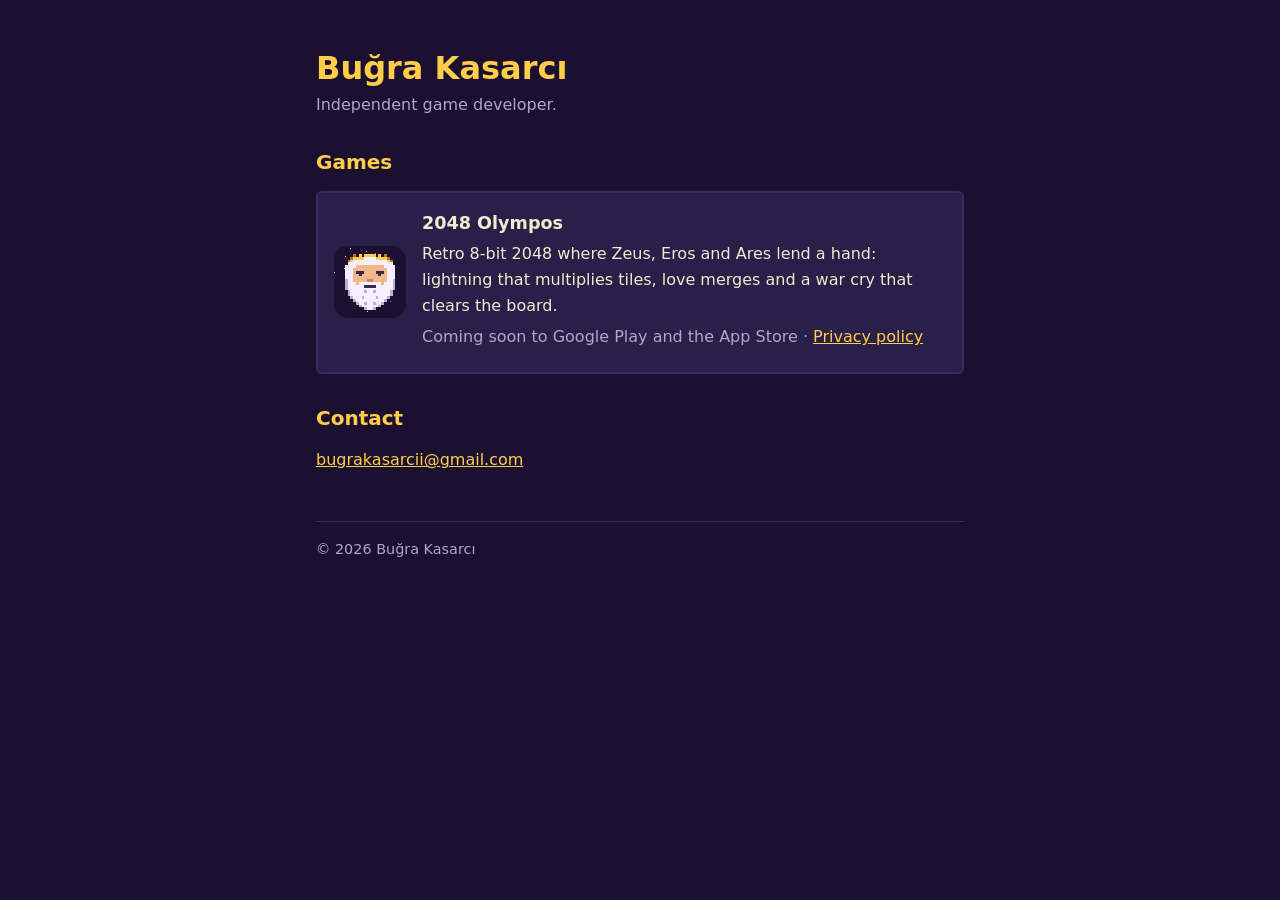
<file: index.html>
<!doctype html>
<html lang="en">
<head>
  <meta charset="utf-8">
  <meta name="viewport" content="width=device-width, initial-scale=1">
  <title>Buğra Kasarcı — Games</title>
  <meta name="description" content="Indie games by Buğra Kasarcı.">
  <link rel="icon" href="2048-olympos/icon.png">
  <link rel="stylesheet" href="style.css">
</head>
<body>
  <main>
    <h1>Buğra Kasarcı</h1>
    <p class="lead">Independent game developer.</p>

    <h2>Games</h2>
    <div class="card">
      <img src="2048-olympos/icon.png" alt="2048 Olympos icon">
      <div>
        <h3>2048 Olympos</h3>
        <p>Retro 8-bit 2048 where Zeus, Eros and Ares lend a hand: lightning that multiplies tiles, love merges and a war cry that clears the board.</p>
        <p class="muted">Coming soon to Google Play and the App Store · <a href="2048-olympos/privacy">Privacy policy</a></p>
      </div>
    </div>

    <h2>Contact</h2>
    <p><a href="mailto:bugrakasarcii@gmail.com">bugrakasarcii@gmail.com</a></p>

    <footer>© 2026 Buğra Kasarcı</footer>
  </main>
</body>
</html>
</file>
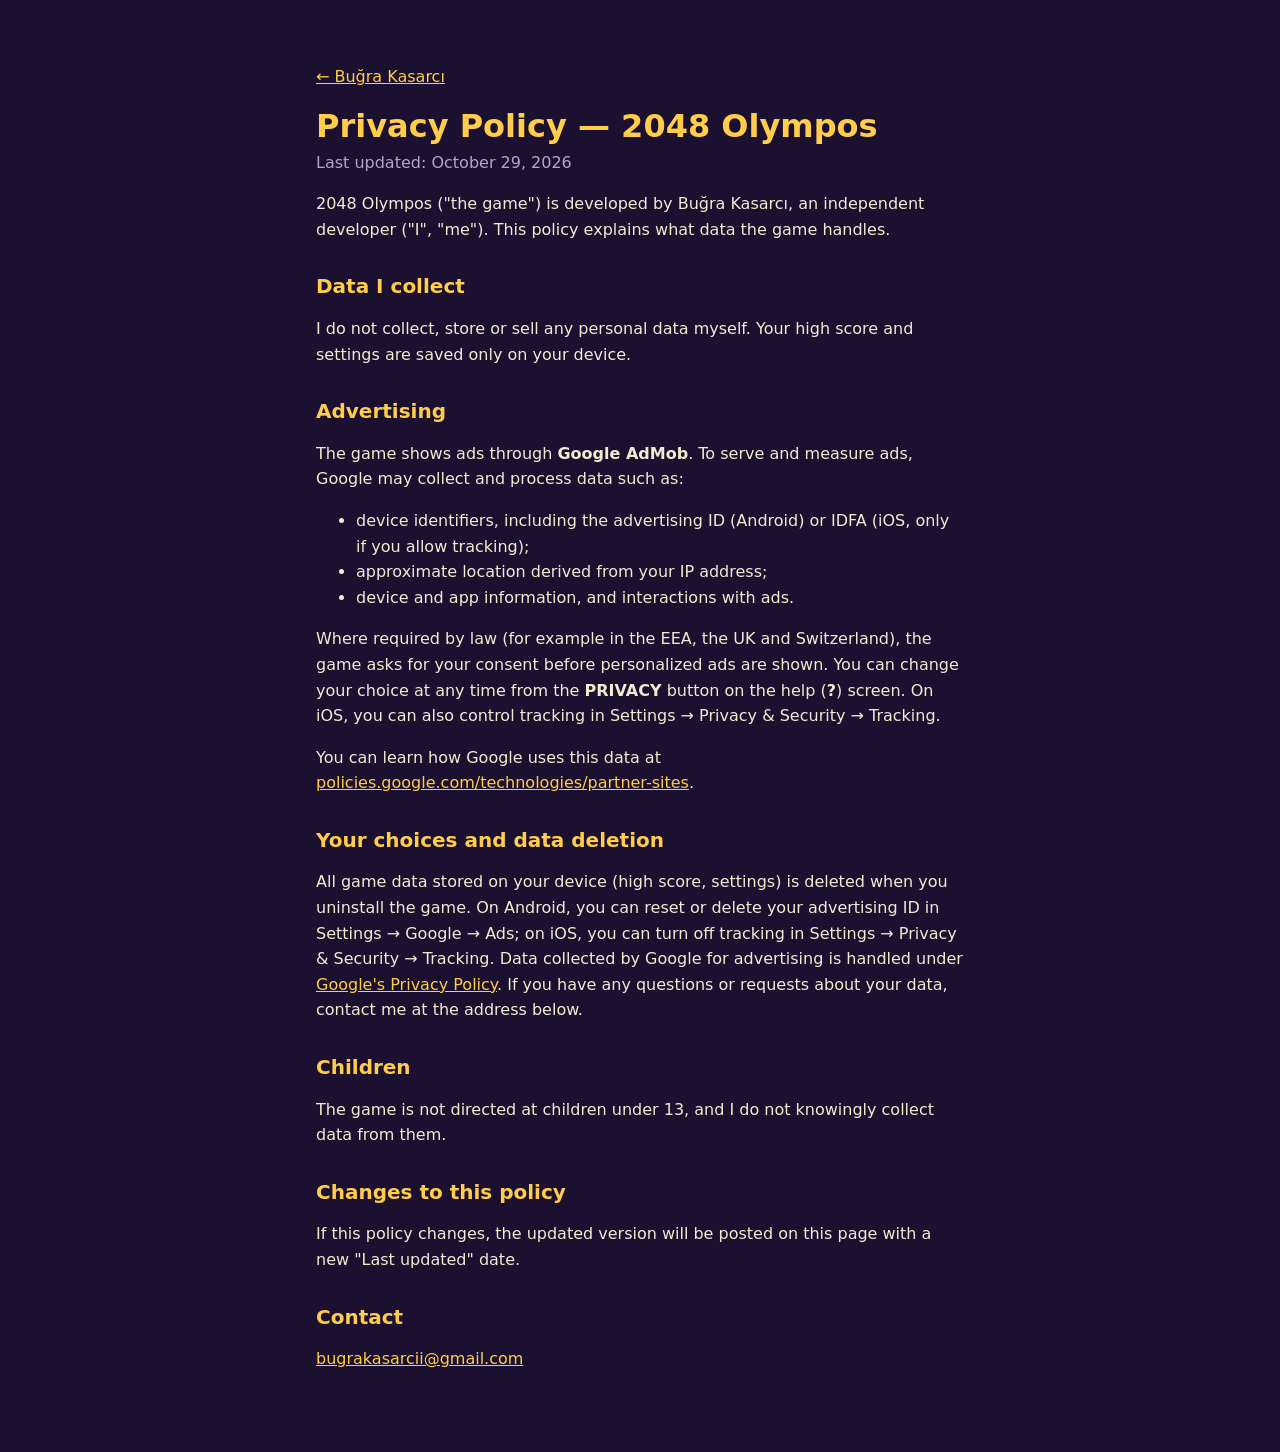
<file: 2048-olympos/privacy.html>
<!doctype html>
<html lang="en">
<head>
  <meta charset="utf-8">
  <meta name="viewport" content="width=device-width, initial-scale=1">
  <title>Privacy Policy — 2048 Olympos</title>
  <meta name="description" content="Privacy policy for the game 2048 Olympos.">
  <link rel="icon" href="icon.png">
  <link rel="stylesheet" href="../style.css">
</head>
<body>
  <main>
    <p><a href="../">← Buğra Kasarcı</a></p>
    <h1>Privacy Policy — 2048 Olympos</h1>
    <p class="lead">Last updated: October 29, 2026</p>

    <p>2048 Olympos ("the game") is developed by Buğra Kasarcı, an independent developer ("I", "me"). This policy explains what data the game handles.</p>

    <h2>Data I collect</h2>
    <p>I do not collect, store or sell any personal data myself. Your high score and settings are saved only on your device.</p>

    <h2>Advertising</h2>
    <p>The game shows ads through <strong>Google AdMob</strong>. To serve and measure ads, Google may collect and process data such as:</p>
    <ul>
      <li>device identifiers, including the advertising ID (Android) or IDFA (iOS, only if you allow tracking);</li>
      <li>approximate location derived from your IP address;</li>
      <li>device and app information, and interactions with ads.</li>
    </ul>
    <p>Where required by law (for example in the EEA, the UK and Switzerland), the game asks for your consent before personalized ads are shown. You can change your choice at any time from the <strong>PRIVACY</strong> button on the help (<strong>?</strong>) screen. On iOS, you can also control tracking in Settings → Privacy &amp; Security → Tracking.</p>
    <p>You can learn how Google uses this data at <a href="https://policies.google.com/technologies/partner-sites">policies.google.com/technologies/partner-sites</a>.</p>

    <h2>Your choices and data deletion</h2>
    <p>All game data stored on your device (high score, settings) is deleted when you uninstall the game. On Android, you can reset or delete your advertising ID in Settings → Google → Ads; on iOS, you can turn off tracking in Settings → Privacy &amp; Security → Tracking. Data collected by Google for advertising is handled under <a href="https://policies.google.com/privacy">Google's Privacy Policy</a>. If you have any questions or requests about your data, contact me at the address below.</p>

    <h2>Children</h2>
    <p>The game is not directed at children under 13, and I do not knowingly collect data from them.</p>

    <h2>Changes to this policy</h2>
    <p>If this policy changes, the updated version will be posted on this page with a new "Last updated" date.</p>

    <h2>Contact</h2>
    <p><a href="mailto:bugrakasarcii@gmail.com">bugrakasarcii@gmail.com</a></p>
  </main>
</body>
</html>
</file>
<file: style.css>
:root {
  --bg: #1b1030;
  --panel: #2a1f48;
  --border: #3a2c5e;
  --text: #f4ead0;
  --dim: #b0a6cc;
  --gold: #ffcd4a;
}

* { box-sizing: border-box; }

body {
  margin: 0;
  background: var(--bg);
  color: var(--text);
  font: 16px/1.6 system-ui, -apple-system, "Segoe UI", Roboto, sans-serif;
}

main {
  max-width: 680px;
  margin: 0 auto;
  padding: 48px 16px 64px;
}

h1, h2 { color: var(--gold); line-height: 1.25; }
h1 { font-size: 2rem; margin: 0 0 4px; }
h2 { font-size: 1.25rem; margin-top: 2rem; }

a { color: var(--gold); }
p.lead { color: var(--dim); margin-top: 0; }
.muted { color: var(--dim); }

.card {
  display: flex;
  gap: 16px;
  align-items: center;
  background: var(--panel);
  border: 2px solid var(--border);
  border-radius: 6px;
  padding: 16px;
  margin-top: 16px;
}

.card img {
  width: 72px;
  height: 72px;
  border-radius: 14px;
  image-rendering: pixelated;
  flex-shrink: 0;
}

.card h3 { margin: 0 0 4px; font-size: 1.1rem; }
.card p { margin: 0 0 6px; }

footer {
  margin-top: 48px;
  padding-top: 16px;
  border-top: 1px solid var(--border);
  color: var(--dim);
  font-size: 0.9rem;
}
</file>
